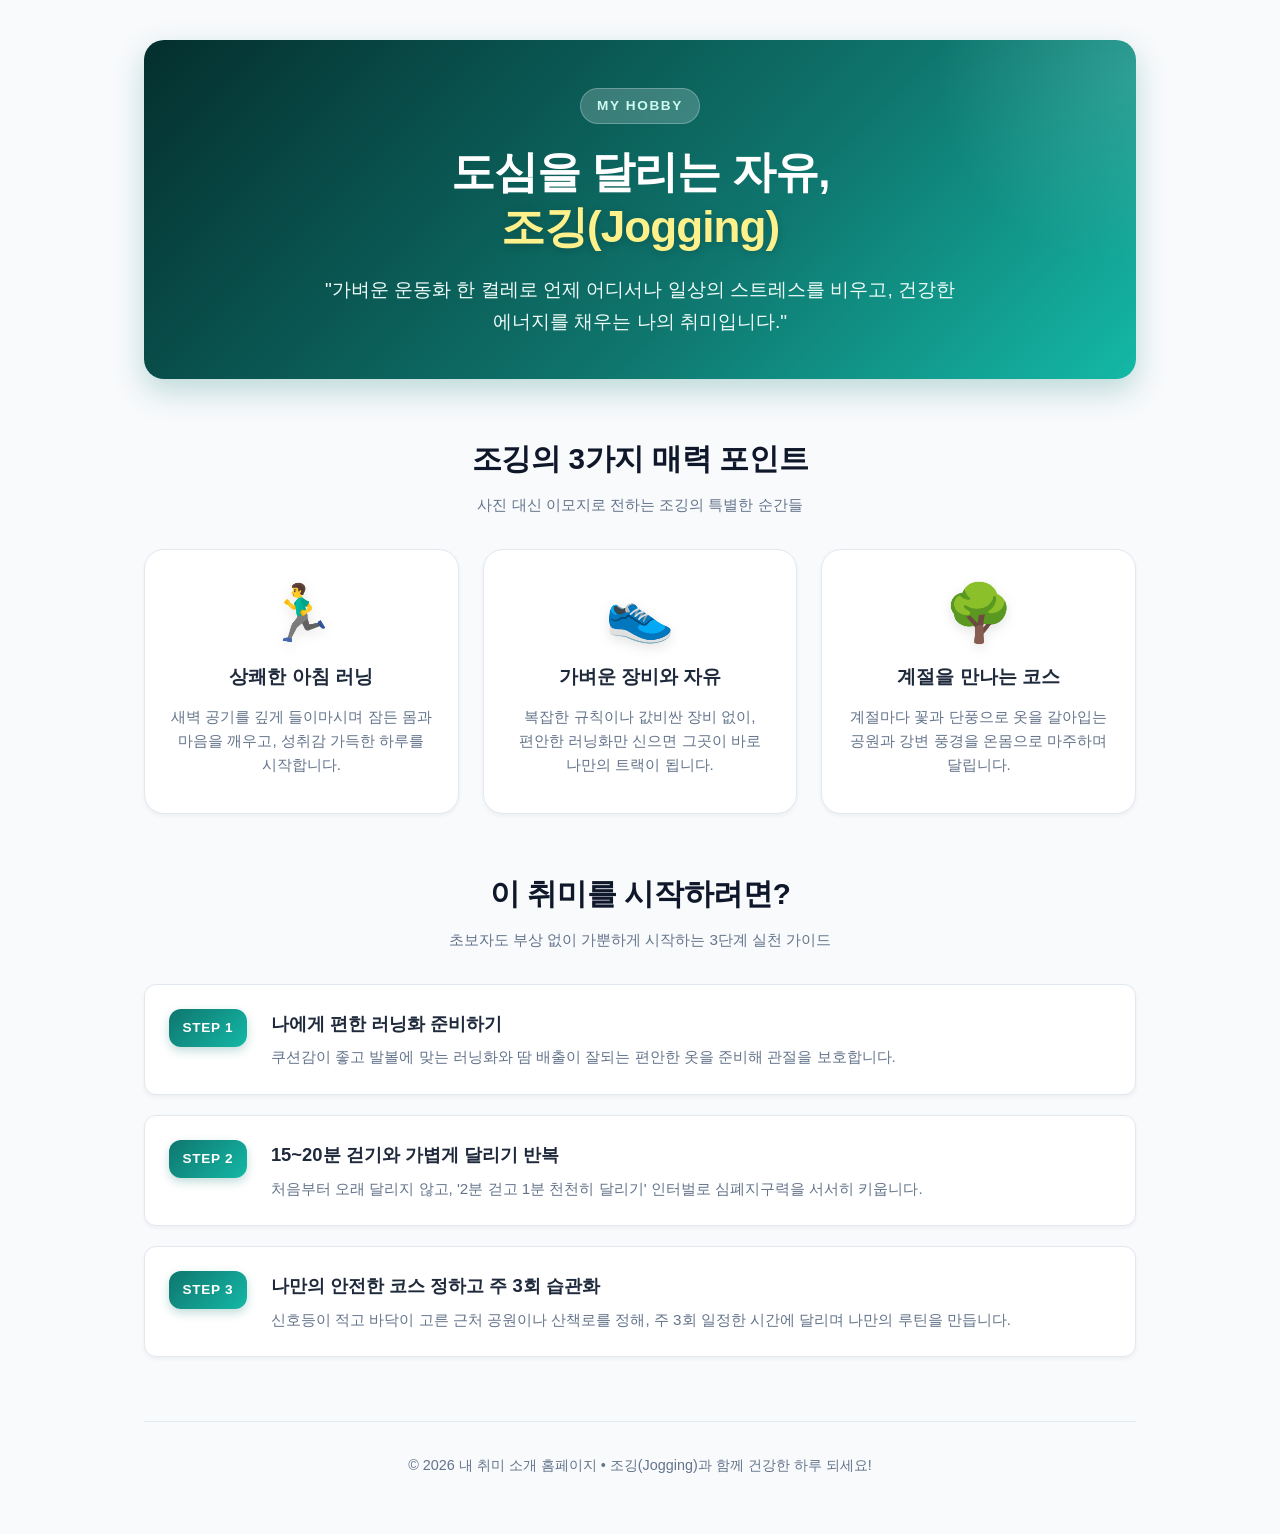
<file: index.html>
<!DOCTYPE html>
<html lang="ko">
<head>
  <meta charset="UTF-8">
  <meta name="viewport" content="width=device-width, initial-scale=1.0">
  <title>내 취미 소개 | 활력 넘치는 일상, 조깅(Jogging)</title>
  <link rel="stylesheet" href="style.css">
</head>
<body>
  <div class="page-wrapper">
    <!-- 헤더 & 한 줄 소개 -->
    <header class="hero-section">
      <span class="badge">MY HOBBY</span>
      <h1 class="hero-title">도심을 달리는 자유,<br><span class="accent-text">조깅(Jogging)</span></h1>
      <p class="hero-intro">
        "가벼운 운동화 한 켤레로 언제 어디서나 일상의 스트레스를 비우고, 건강한 에너지를 채우는 나의 취미입니다."
      </p>
    </header>

    <main class="content-container">
      <!-- 이모지 카드 3장 섹션 -->
      <section class="section emoji-cards-section">
        <h2 class="section-title">조깅의 3가지 매력 포인트</h2>
        <p class="section-desc">사진 대신 이모지로 전하는 조깅의 특별한 순간들</p>
        
        <div class="cards-grid">
          <article class="card">
            <div class="emoji-icon" aria-hidden="true">🏃‍♂️</div>
            <h3 class="card-title">상쾌한 아침 러닝</h3>
            <p class="card-text">
              새벽 공기를 깊게 들이마시며 잠든 몸과 마음을 깨우고, 성취감 가득한 하루를 시작합니다.
            </p>
          </article>

          <article class="card">
            <div class="emoji-icon" aria-hidden="true">👟</div>
            <h3 class="card-title">가벼운 장비와 자유</h3>
            <p class="card-text">
              복잡한 규칙이나 값비싼 장비 없이, 편안한 러닝화만 신으면 그곳이 바로 나만의 트랙이 됩니다.
            </p>
          </article>

          <article class="card">
            <div class="emoji-icon" aria-hidden="true">🌳</div>
            <h3 class="card-title">계절을 만나는 코스</h3>
            <p class="card-text">
              계절마다 꽃과 단풍으로 옷을 갈아입는 공원과 강변 풍경을 온몸으로 마주하며 달립니다.
            </p>
          </article>
        </div>
      </section>

      <!-- 이 취미를 시작하려면 3단계 안내 -->
      <section class="section guide-section">
        <h2 class="section-title">이 취미를 시작하려면?</h2>
        <p class="section-desc">초보자도 부상 없이 가뿐하게 시작하는 3단계 실천 가이드</p>

        <div class="steps-container">
          <div class="step-item">
            <div class="step-badge">STEP 1</div>
            <div class="step-content">
              <h3 class="step-title">나에게 편한 러닝화 준비하기</h3>
              <p class="step-desc">
                쿠션감이 좋고 발볼에 맞는 러닝화와 땀 배출이 잘되는 편안한 옷을 준비해 관절을 보호합니다.
              </p>
            </div>
          </div>

          <div class="step-item">
            <div class="step-badge">STEP 2</div>
            <div class="step-content">
              <h3 class="step-title">15~20분 걷기와 가볍게 달리기 반복</h3>
              <p class="step-desc">
                처음부터 오래 달리지 않고, '2분 걷고 1분 천천히 달리기' 인터벌로 심폐지구력을 서서히 키웁니다.
              </p>
            </div>
          </div>

          <div class="step-item">
            <div class="step-badge">STEP 3</div>
            <div class="step-content">
              <h3 class="step-title">나만의 안전한 코스 정하고 주 3회 습관화</h3>
              <p class="step-desc">
                신호등이 적고 바닥이 고른 근처 공원이나 산책로를 정해, 주 3회 일정한 시간에 달리며 나만의 루틴을 만듭니다.
              </p>
            </div>
          </div>
        </div>
      </section>
    </main>

    <!-- 푸터 -->
    <footer class="footer">
      <p>© 2026 내 취미 소개 홈페이지 • 조깅(Jogging)과 함께 건강한 하루 되세요!</p>
    </footer>
  </div>
</body>
</html>
</file>
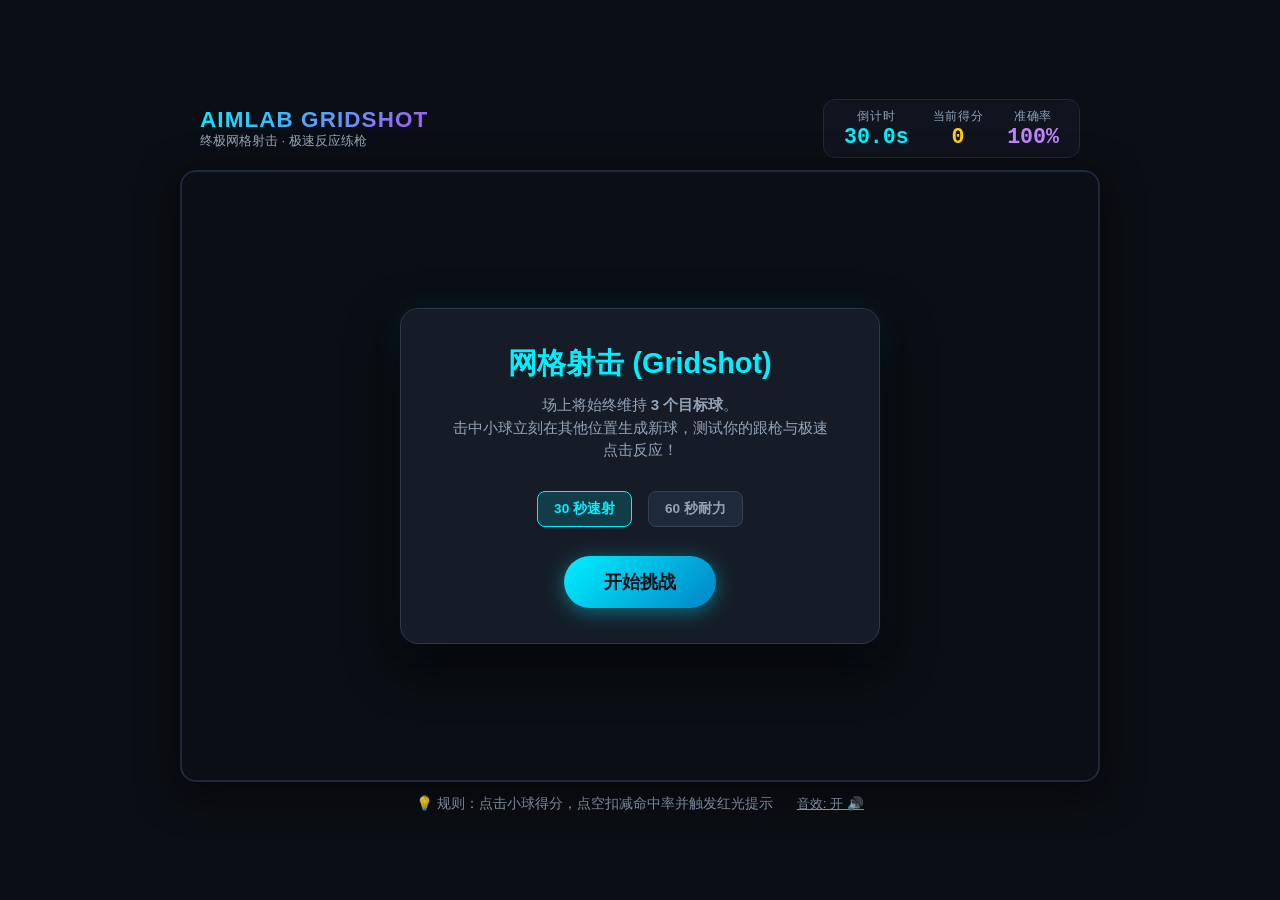
<file: gridshot.html>
<!DOCTYPE html>
<html lang="zh-CN">
<head>
  <meta charset="UTF-8">
  <meta name="viewport" content="width=device-width, initial-scale=1.0, user-scalable=no">
  <title>AimLab 极速网格射击 (Gridshot Mini)</title>
  <style>
    /* 全局重置与赛博/电竞暗色风格 */
    *, *::before, *::after {
      box-sizing: border-box;
      margin: 0;
      padding: 0;
      user-select: none;
    }

    :root {
      --bg-color: #0b0e14;
      --arena-bg: #111722;
      --arena-border: #1e293b;
      --primary-cyan: #00f0ff;
      --primary-cyan-glow: rgba(0, 240, 255, 0.4);
      --accent-purple: #a855f7;
      --danger-red: #ef4444;
      --text-main: #f8fafc;
      --text-dim: #94a3b8;
    }

    body {
      background-color: var(--bg-color);
      color: var(--text-main);
      font-family: -apple-system, BlinkMacSystemFont, "Segoe UI", Roboto, "PingFang SC", "Microsoft YaHei", sans-serif;
      min-height: 100vh;
      display: flex;
      flex-direction: column;
      align-items: center;
      justify-content: center;
      overflow: hidden;
    }

    /* 顶部导航与数据仪表盘 */
    .header {
      width: 100%;
      max-width: 920px;
      padding: 0.75rem 1.25rem;
      display: flex;
      justify-content: space-between;
      align-items: center;
    }

    .title-group h1 {
      font-size: 1.4rem;
      font-weight: 800;
      letter-spacing: 0.05em;
      background: linear-gradient(135deg, #00f0ff, #a855f7);
      -webkit-background-clip: text;
      -webkit-text-fill-color: transparent;
    }

    .title-group p {
      font-size: 0.8rem;
      color: var(--text-dim);
    }

    .dashboard {
      display: flex;
      gap: 1.5rem;
      background: rgba(17, 23, 34, 0.8);
      border: 1px solid var(--arena-border);
      padding: 0.5rem 1.25rem;
      border-radius: 12px;
      backdrop-filter: blur(8px);
    }

    .stat-item {
      text-align: center;
    }

    .stat-label {
      font-size: 0.75rem;
      color: var(--text-dim);
      text-transform: uppercase;
      letter-spacing: 0.05em;
    }

    .stat-val {
      font-size: 1.35rem;
      font-weight: 800;
      font-family: "Courier New", Courier, monospace;
    }

    .stat-val.cyan { color: var(--primary-cyan); }
    .stat-val.purple { color: #c084fc; }
    .stat-val.yellow { color: #facc15; }

    /* 射击靶场区域 (Arena) */
    .arena-container {
      position: relative;
      width: 90vw;
      max-width: 920px;
      height: 68vh;
      min-height: 460px;
      background-color: var(--arena-bg);
      border: 2px solid var(--arena-border);
      border-radius: 16px;
      overflow: hidden;
      box-shadow: 0 10px 40px rgba(0, 0, 0, 0.6), inset 0 0 100px rgba(0, 240, 255, 0.03);
      cursor: crosshair;
    }

    /* 网格背景效果 */
    .arena-container::before {
      content: "";
      position: absolute;
      inset: 0;
      background-image: 
        linear-gradient(to right, rgba(255, 255, 255, 0.03) 1px, transparent 1px),
        linear-gradient(to bottom, rgba(255, 255, 255, 0.03) 1px, transparent 1px);
      background-size: 40px 40px;
      pointer-events: none;
    }

    /* 空枪闪烁惩罚 */
    .arena-container.miss-flash {
      animation: missFlash 0.15s ease-out;
    }

    @keyframes missFlash {
      0% { box-shadow: inset 0 0 40px rgba(239, 68, 68, 0.5); }
      100% { box-shadow: inset 0 0 100px rgba(0, 240, 255, 0.03); }
    }

    /* 小球靶子样式 */
    .target-ball {
      position: absolute;
      border-radius: 50%;
      cursor: crosshair;
      transform: translate(-50%, -50%) scale(0);
      background: radial-gradient(circle at 35% 35%, #ffffff 0%, #00f0ff 40%, #0284c7 90%);
      box-shadow: 0 0 20px var(--primary-cyan-glow), inset 0 0 8px rgba(255, 255, 255, 0.6);
      transition: transform 0.1s cubic-bezier(0.175, 0.885, 0.32, 1.275);
      animation: spawnAnim 0.18s cubic-bezier(0.175, 0.885, 0.32, 1.275) forwards;
    }

    @keyframes spawnAnim {
      0% { transform: translate(-50%, -50%) scale(0); }
      100% { transform: translate(-50%, -50%) scale(1); }
    }

    /* 击中小球消失特效 */
    .target-ball.hit {
      animation: hitAnim 0.12s ease-out forwards;
      pointer-events: none;
    }

    @keyframes hitAnim {
      0% { transform: translate(-50%, -50%) scale(1); opacity: 1; filter: brightness(2); }
      100% { transform: translate(-50%, -50%) scale(1.4); opacity: 0; }
    }

    /* 击中粒子飞溅 */
    .hit-particle {
      position: absolute;
      border-radius: 50%;
      pointer-events: none;
      background: var(--primary-cyan);
      box-shadow: 0 0 6px var(--primary-cyan);
    }

    /* 悬浮计分漂浮字 (+100) */
    .score-popup {
      position: absolute;
      transform: translate(-50%, -50%);
      color: #38bdf8;
      font-size: 1.1rem;
      font-weight: 800;
      pointer-events: none;
      animation: popupFloat 0.5s ease-out forwards;
    }

    @keyframes popupFloat {
      0% { opacity: 1; transform: translate(-50%, -50%) scale(1); }
      100% { opacity: 0; transform: translate(-50%, -90px) scale(1.2); }
    }

    /* 覆盖层：开始界面与结算界面 */
    .overlay {
      position: absolute;
      inset: 0;
      background: rgba(11, 14, 20, 0.88);
      backdrop-filter: blur(10px);
      display: flex;
      flex-direction: column;
      align-items: center;
      justify-content: center;
      z-index: 20;
      padding: 1.5rem;
      text-align: center;
    }

    .overlay.hidden {
      display: none;
    }

    .modal-card {
      background: #151c28;
      border: 1px solid #2d3748;
      border-radius: 18px;
      padding: 2.2rem 2.8rem;
      max-width: 480px;
      width: 100%;
      box-shadow: 0 20px 50px rgba(0, 0, 0, 0.8), 0 0 30px rgba(0, 240, 255, 0.1);
    }

    .modal-title {
      font-size: 1.8rem;
      font-weight: 800;
      margin-bottom: 0.6rem;
      color: var(--primary-cyan);
    }

    .modal-subtitle {
      color: var(--text-dim);
      font-size: 0.95rem;
      margin-bottom: 1.8rem;
      line-height: 1.5;
    }

    /* 选项组（时长、靶子大小） */
    .options-row {
      display: flex;
      justify-content: center;
      gap: 1rem;
      margin-bottom: 1.8rem;
    }

    .opt-btn {
      background: #1e293b;
      color: #94a3b8;
      border: 1px solid #334155;
      padding: 0.5rem 1rem;
      border-radius: 8px;
      font-size: 0.85rem;
      cursor: pointer;
      font-weight: 600;
      transition: all 0.2s ease;
    }

    .opt-btn.active {
      background: rgba(0, 240, 255, 0.15);
      color: var(--primary-cyan);
      border-color: var(--primary-cyan);
    }

    .start-btn {
      background: linear-gradient(135deg, #00f0ff, #0284c7);
      color: #0b0e14;
      font-size: 1.15rem;
      font-weight: 800;
      border: none;
      padding: 0.85rem 2.5rem;
      border-radius: 9999px;
      cursor: pointer;
      box-shadow: 0 4px 20px rgba(0, 240, 255, 0.4);
      transition: transform 0.15s ease, box-shadow 0.15s ease;
    }

    .start-btn:hover {
      transform: scale(1.05);
      box-shadow: 0 6px 28px rgba(0, 240, 255, 0.6);
    }

    /* 结算结果统计网格 */
    .result-grid {
      display: grid;
      grid-template-columns: repeat(2, 1fr);
      gap: 1rem;
      margin-bottom: 1.8rem;
    }

    .result-item {
      background: #1e293b;
      padding: 0.9rem;
      border-radius: 10px;
      border: 1px solid #334155;
    }

    .result-label {
      font-size: 0.8rem;
      color: var(--text-dim);
      margin-bottom: 0.2rem;
    }

    .result-val {
      font-size: 1.5rem;
      font-weight: 800;
      color: #ffffff;
      font-family: monospace;
    }

    /* 底部提示与静音按钮 */
    .footer-bar {
      margin-top: 0.8rem;
      display: flex;
      gap: 1.5rem;
      font-size: 0.85rem;
      color: var(--text-dim);
    }

    .toggle-sound-btn {
      background: none;
      border: none;
      color: var(--text-dim);
      cursor: pointer;
      text-decoration: underline;
    }
  </style>
</head>
<body>

  <!-- 顶部状态栏 -->
  <header class="header">
    <div class="title-group">
      <h1>AIMLAB GRIDSHOT</h1>
      <p>终极网格射击 · 极速反应练枪</p>
    </div>

    <div class="dashboard">
      <div class="stat-item">
        <div class="stat-label">倒计时</div>
        <div class="stat-val cyan" id="timeDisplay">30.0s</div>
      </div>
      <div class="stat-item">
        <div class="stat-label">当前得分</div>
        <div class="stat-val yellow" id="scoreDisplay">0</div>
      </div>
      <div class="stat-item">
        <div class="stat-label">准确率</div>
        <div class="stat-val purple" id="accDisplay">100%</div>
      </div>
    </div>
  </header>

  <!-- 射击靶场 -->
  <main class="arena-container" id="arena">
    <!-- 开始游戏覆盖层 -->
    <div class="overlay" id="startModal">
      <div class="modal-card">
        <h2 class="modal-title">网格射击 (Gridshot)</h2>
        <p class="modal-subtitle">
          场上将始终维持 <strong>3 个目标球</strong>。<br>
          击中小球立刻在其他位置生成新球，测试你的跟枪与极速点击反应！
        </p>

        <!-- 时长选择 -->
        <div class="options-row">
          <button class="opt-btn active" data-time="30">30 秒速射</button>
          <button class="opt-btn" data-time="60">60 秒耐力</button>
        </div>

        <button class="start-btn" id="startBtn">开始挑战</button>
      </div>
    </div>

    <!-- 游戏结束结算层 -->
    <div class="overlay hidden" id="endModal">
      <div class="modal-card">
        <h2 class="modal-title" style="color: #facc15;">挑战完成!</h2>
        <p class="modal-subtitle">本次测试最终数据统计报告</p>

        <div class="result-grid">
          <div class="result-item">
            <div class="result-label">最终得分</div>
            <div class="result-val" id="resScore" style="color:#00f0ff;">0</div>
          </div>
          <div class="result-item">
            <div class="result-label">射击准确率</div>
            <div class="result-val" id="resAcc" style="color:#a855f7;">0%</div>
          </div>
          <div class="result-item">
            <div class="result-label">击中目标数</div>
            <div class="result-val" id="resHits">0</div>
          </div>
          <div class="result-item">
            <div class="result-label">平均击速 (TPS)</div>
            <div class="result-val" id="resSpeed">0.0</div>
          </div>
        </div>

        <button class="start-btn" id="restartBtn">再来一局</button>
      </div>
    </div>
  </main>

  <!-- 底部快捷功能 -->
  <footer class="footer-bar">
    <span>💡 规则：点击小球得分，点空扣减命中率并触发红光提示</span>
    <button class="toggle-sound-btn" id="soundToggle">音效: 开 🔊</button>
  </footer>

  <script>
    /* ========================================================
       AimLab GridShot 核心逻辑脚本
       纯原生 JS，零外部包，集成 Web Audio API 自主合成音效
    ======================================================== */

    // DOM 元素引用
    const arena = document.getElementById('arena');
    const timeDisplay = document.getElementById('timeDisplay');
    const scoreDisplay = document.getElementById('scoreDisplay');
    const accDisplay = document.getElementById('accDisplay');
    const startModal = document.getElementById('startModal');
    const endModal = document.getElementById('endModal');
    const startBtn = document.getElementById('startBtn');
    const restartBtn = document.getElementById('restartBtn');
    const soundToggle = document.getElementById('soundToggle');

    // 游戏配置与状态
    const BALL_COUNT = 3;           // 场上永远同时存在3个球 (标准 Aimlab Gridshot 规格)
    let ballRadius = 38;            // 小球半径 (px)
    let totalGameTime = 30;         // 默认总时长 (秒)
    let remainingTime = 30;
    let isPlaying = false;
    let timerInterval = null;
    let soundEnabled = true;

    // 统计指标
    let score = 0;
    let hits = 0;
    let totalClicks = 0;
    let activeBalls = [];

    // Web Audio API 合成音效系统（无外部音频文件，离线自给自足）
    let audioCtx = null;
    function initAudio() {
      if (!audioCtx) {
        audioCtx = new (window.AudioContext || window.webkitAudioContext)();
      }
      if (audioCtx.state === 'suspended') {
        audioCtx.resume();
      }
    }

    // 播放击中音效 (脆爽高频 Pop 滴音)
    function playHitSound() {
      if (!soundEnabled || !audioCtx) return;
      try {
        const osc = audioCtx.createOscillator();
        const gain = audioCtx.createGain();
        osc.type = 'triangle';
        // 频率瞬降模拟击打清脆感 (880Hz -> 440Hz)
        osc.frequency.setValueAtTime(880, audioCtx.currentTime);
        osc.frequency.exponentialRampToValueAtTime(320, audioCtx.currentTime + 0.08);

        gain.gain.setValueAtTime(0.25, audioCtx.currentTime);
        gain.gain.exponentialRampToValueAtTime(0.001, audioCtx.currentTime + 0.08);

        osc.connect(gain);
        gain.connect(audioCtx.destination);
        osc.start();
        osc.stop(audioCtx.currentTime + 0.08);
      } catch (e) {}
    }

    // 播放空枪/失误音效 (低沉顿击音)
    function playMissSound() {
      if (!soundEnabled || !audioCtx) return;
      try {
        const osc = audioCtx.createOscillator();
        const gain = audioCtx.createGain();
        osc.type = 'sawtooth';
        osc.frequency.setValueAtTime(160, audioCtx.currentTime);
        osc.frequency.exponentialRampToValueAtTime(80, audioCtx.currentTime + 0.1);

        gain.gain.setValueAtTime(0.18, audioCtx.currentTime);
        gain.gain.exponentialRampToValueAtTime(0.001, audioCtx.currentTime + 0.1);

        osc.connect(gain);
        gain.connect(audioCtx.destination);
        osc.start();
        osc.stop(audioCtx.currentTime + 0.1);
      } catch (e) {}
    }

    // 播放游戏结束提示音
    function playEndSound() {
      if (!soundEnabled || !audioCtx) return;
      try {
        const notes = [440, 554, 659, 880];
        notes.forEach((freq, idx) => {
          const osc = audioCtx.createOscillator();
          const gain = audioCtx.createGain();
          osc.type = 'sine';
          osc.frequency.setValueAtTime(freq, audioCtx.currentTime + idx * 0.09);
          gain.gain.setValueAtTime(0.2, audioCtx.currentTime + idx * 0.09);
          gain.gain.exponentialRampToValueAtTime(0.001, audioCtx.currentTime + idx * 0.09 + 0.18);
          osc.connect(gain);
          gain.connect(audioCtx.destination);
          osc.start(audioCtx.currentTime + idx * 0.09);
          osc.stop(audioCtx.currentTime + idx * 0.09 + 0.18);
        });
      } catch (e) {}
    }

    // 更新 HUD 界面
    function updateHUD() {
      timeDisplay.textContent = Math.max(0, remainingTime).toFixed(1) + 's';
      scoreDisplay.textContent = score;
      const acc = totalClicks === 0 ? 100 : Math.round((hits / totalClicks) * 100);
      accDisplay.textContent = acc + '%';
    }

    // 检查两个圆是否碰撞重叠
    function isOverlapping(x, y, list, minDistance) {
      for (const item of list) {
        const dx = x - item.x;
        const dy = y - item.y;
        if (Math.hypot(dx, dy) < minDistance) {
          return true;
        }
      }
      return false;
    }

    // 生成随机小球坐标（确保不互相重叠且在视野安全区内）
    function getSafeRandomCoord() {
      const arenaWidth = arena.clientWidth;
      const arenaHeight = arena.clientHeight;
      const margin = ballRadius + 30; // 边距留白
      const minDistance = ballRadius * 2.5;

      let maxTries = 100;
      let x, y;
      do {
        x = margin + Math.random() * (arenaWidth - margin * 2);
        y = margin + Math.random() * (arenaHeight - margin * 2);
        maxTries--;
      } while (isOverlapping(x, y, activeBalls, minDistance) && maxTries > 0);

      return { x, y };
    }

    // 创建并生成一个新靶球
    function spawnBall() {
      if (!isPlaying) return;

      const { x, y } = getSafeRandomCoord();
      const ball = document.createElement('div');
      ball.className = 'target-ball';
      ball.style.width = (ballRadius * 2) + 'px';
      ball.style.height = (ballRadius * 2) + 'px';
      ball.style.left = x + 'px';
      ball.style.top = y + 'px';

      const ballObj = { el: ball, x, y };
      activeBalls.push(ballObj);

      // 小球点击事件 (击中)
      ball.addEventListener('pointerdown', (e) => {
        e.stopPropagation(); // 阻止冒泡到 arena 避免计为空枪
        if (!isPlaying) return;
        handleHit(ballObj, e.clientX, e.clientY);
      });

      arena.appendChild(ball);
    }

    // 击中处理
    function handleHit(ballObj, clientX, clientY) {
      hits++;
      totalClicks++;
      score += 100;
      playHitSound();

      // 从激活列表中移除
      const index = activeBalls.indexOf(ballObj);
      if (index !== -1) {
        activeBalls.splice(index, 1);
      }

      // 击碎动效
      ballObj.el.classList.add('hit');
      setTimeout(() => {
        if (ballObj.el.parentElement) {
          ballObj.el.remove();
        }
      }, 120);

      // 产生飞溅粒子与飘字
      createHitParticles(ballObj.x, ballObj.y);
      showScorePopup(ballObj.x, ballObj.y, '+100');

      updateHUD();

      // Gridshot 核心机制：立即补齐 1 个新球保持场上始终有 3 个球
      spawnBall();
    }

    // 产生击中微光粒子
    function createHitParticles(x, y) {
      const particleCount = 8;
      for (let i = 0; i < particleCount; i++) {
        const p = document.createElement('div');
        p.className = 'hit-particle';
        const size = 4 + Math.random() * 4;
        p.style.width = size + 'px';
        p.style.height = size + 'px';
        p.style.left = x + 'px';
        p.style.top = y + 'px';

        const angle = (Math.PI * 2 / particleCount) * i + Math.random() * 0.5;
        const velocity = 35 + Math.random() * 45;
        const tx = Math.cos(angle) * velocity;
        const ty = Math.sin(angle) * velocity;

        p.animate([
          { transform: 'translate(-50%, -50%)', opacity: 1 },
          { transform: `translate(calc(-50% + ${tx}px), calc(-50% + ${ty}px))`, opacity: 0 }
        ], {
          duration: 350,
          easing: 'ease-out'
        }).onfinish = () => p.remove();

        arena.appendChild(p);
      }
    }

    // 飘字提示
    function showScorePopup(x, y, text) {
      const popup = document.createElement('div');
      popup.className = 'score-popup';
      popup.textContent = text;
      popup.style.left = x + 'px';
      popup.style.top = y + 'px';
      arena.appendChild(popup);
      setTimeout(() => popup.remove(), 500);
    }

    // 射击场地点击（点空/脱靶事件）
    arena.addEventListener('pointerdown', (e) => {
      // 如果点在小球或弹窗上不触发
      if (!isPlaying || e.target.classList.contains('target-ball')) return;

      totalClicks++;
      playMissSound();

      // 空枪红光闪烁
      arena.classList.remove('miss-flash');
      void arena.offsetWidth; // 触发 reflow
      arena.classList.add('miss-flash');

      updateHUD();
    });

    // 开始游戏
    function startGame() {
      initAudio();
      isPlaying = true;
      score = 0;
      hits = 0;
      totalClicks = 0;
      remainingTime = totalGameTime;
      activeBalls = [];

      // 清理残留小球
      const existingBalls = arena.querySelectorAll('.target-ball, .hit-particle, .score-popup');
      existingBalls.forEach(b => b.remove());

      startModal.classList.add('hidden');
      endModal.classList.add('hidden');
      updateHUD();

      // 立即生成 3 个小球
      for (let i = 0; i < BALL_COUNT; i++) {
        spawnBall();
      }

      // 启动高精度计时器
      const startTime = performance.now();
      timerInterval = setInterval(() => {
        const elapsed = (performance.now() - startTime) / 1000;
        remainingTime = totalGameTime - elapsed;

        if (remainingTime <= 0) {
          endGame();
        } else {
          updateHUD();
        }
      }, 50);
    }

    // 结束游戏并显示结算统计
    function endGame() {
      isPlaying = false;
      clearInterval(timerInterval);
      remainingTime = 0;
      updateHUD();
      playEndSound();

      // 清除小球
      const existingBalls = arena.querySelectorAll('.target-ball');
      existingBalls.forEach(b => b.remove());
      activeBalls = [];

      // 计算最终指标
      const finalAcc = totalClicks === 0 ? 0 : Math.round((hits / totalClicks) * 100);
      const tps = (hits / totalGameTime).toFixed(2);

      document.getElementById('resScore').textContent = score;
      document.getElementById('resAcc').textContent = finalAcc + '%';
      document.getElementById('resHits').textContent = hits;
      document.getElementById('resSpeed').textContent = tps + ' 次/秒';

      endModal.classList.remove('hidden');
    }

    // 时长选择按钮切换
    document.querySelectorAll('[data-time]').forEach(btn => {
      btn.addEventListener('click', (e) => {
        document.querySelectorAll('[data-time]').forEach(b => b.classList.remove('active'));
        btn.classList.add('active');
        totalGameTime = parseInt(btn.getAttribute('data-time'), 10);
        remainingTime = totalGameTime;
        updateHUD();
      });
    });

    // 音效开关切换
    soundToggle.addEventListener('click', () => {
      soundEnabled = !soundEnabled;
      soundToggle.textContent = soundEnabled ? '音效: 开 🔊' : '音效: 关 🔇';
    });

    // 事件绑定
    startBtn.addEventListener('click', startGame);
    restartBtn.addEventListener('click', startGame);

    // 窗口尺寸发生变化时，小球动态限制在边界内
    window.addEventListener('resize', () => {
      if (!isPlaying) return;
      activeBalls.forEach(ballObj => {
        const { x, y } = getSafeRandomCoord();
        ballObj.x = x;
        ballObj.y = y;
        ballObj.el.style.left = x + 'px';
        ballObj.el.style.top = y + 'px';
      });
    });
  </script>
</body>
</html>
</file>
<file: style.css>
/* ===================================================
   내 취미 소개 홈페이지 (조깅 / Jogging)
   설치 없이 바로 더블클릭해서 열 수 있는 순수 CSS
   모바일 / PC 완벽 반응형 디자인
=================================================== */

/* 기본 리셋 및 박스 사이징 */
*, *::before, *::after {
  box-sizing: border-box;
  margin: 0;
  padding: 0;
}

:root {
  --primary-color: #0f766e;        /* 산뜻한 청록색 */
  --primary-light: #14b8a6;        /* 밝은 틸 */
  --primary-bg: #f0fdfa;           /* 부드러운 민트 배경 */
  --accent-color: #f97316;         /* 활력 넘치는 오렌지 */
  --accent-light: #ffedd5;
  --text-main: #1e293b;            /* 본문 텍스트 딥 그레이 */
  --text-muted: #64748b;           /* 설명 텍스트 */
  --card-bg: #ffffff;              /* 카드 화이트 */
  --card-border: #e2e8f0;          /* 카드 테두리 */
  --shadow-sm: 0 2px 4px rgba(15, 23, 42, 0.05);
  --shadow-md: 0 8px 24px rgba(15, 23, 42, 0.08);
  --shadow-hover: 0 16px 32px rgba(20, 184, 166, 0.16);
  --radius-lg: 20px;
  --radius-md: 12px;
  --radius-full: 9999px;
}

body {
  font-family: -apple-system, BlinkMacSystemFont, "Apple SD Gothic Neo", "Malgun Gothic", "Segoe UI", Roboto, "Helvetica Neue", sans-serif;
  color: var(--text-main);
  background-color: #f8fafc;
  line-height: 1.65;
  /* 모바일 화면에서 한글 단어가 부자연스럽게 잘리지 않도록 설정 */
  word-break: keep-all;
  overflow-wrap: break-word;
  -webkit-font-smoothing: antialiased;
}

.page-wrapper {
  max-width: 1040px;
  margin: 0 auto;
  padding: 2.5rem 1.5rem 3.5rem;
  min-height: 100vh;
  display: flex;
  flex-direction: column;
}

/* ===================================================
   헤더 & Hero 섹션 (취미 제목 및 한 줄 소개)
=================================================== */
.hero-section {
  text-align: center;
  padding: 3rem 1.5rem 2.5rem;
  background: linear-gradient(135deg, #042f2e 0%, #0f766e 60%, #14b8a6 100%);
  border-radius: var(--radius-lg);
  color: #ffffff;
  box-shadow: 0 12px 30px rgba(15, 118, 110, 0.25);
  position: relative;
  overflow: hidden;
}

.hero-section::before {
  content: "";
  position: absolute;
  top: -50%;
  right: -20%;
  width: 400px;
  height: 400px;
  background: radial-gradient(circle, rgba(255, 255, 255, 0.12) 0%, transparent 70%);
  border-radius: 50%;
  pointer-events: none;
}

.badge {
  display: inline-block;
  background: rgba(255, 255, 255, 0.2);
  backdrop-filter: blur(8px);
  color: #ccfbf1;
  font-size: 0.85rem;
  font-weight: 700;
  letter-spacing: 0.12em;
  padding: 0.35rem 1rem;
  border-radius: var(--radius-full);
  margin-bottom: 1.25rem;
  border: 1px solid rgba(255, 255, 255, 0.25);
}

.hero-title {
  font-size: clamp(1.85rem, 5vw, 2.75rem);
  font-weight: 800;
  line-height: 1.25;
  margin-bottom: 1.25rem;
  letter-spacing: -0.02em;
}

.accent-text {
  color: #fef08a; /* 눈에 띄는 활력의 옐로우 포인트 */
  text-shadow: 0 2px 8px rgba(0, 0, 0, 0.2);
}

.hero-intro {
  font-size: clamp(1rem, 2.5vw, 1.2rem);
  color: #f0fdfa;
  max-width: 680px;
  margin: 0 auto;
  font-weight: 400;
  line-height: 1.7;
}

/* ===================================================
   공통 섹션 스타일
=================================================== */
.content-container {
  flex: 1;
  display: flex;
  flex-direction: column;
  gap: 3.5rem;
  margin-top: 3.5rem;
}

.section-title {
  font-size: clamp(1.4rem, 3.5vw, 1.85rem);
  font-weight: 700;
  color: #0f172a;
  text-align: center;
  margin-bottom: 0.5rem;
  letter-spacing: -0.01em;
}

.section-desc {
  text-align: center;
  color: var(--text-muted);
  font-size: 0.95rem;
  margin-bottom: 2rem;
}

/* ===================================================
   ② 사진 대신 이모지 카드 3장
=================================================== */
.cards-grid {
  display: grid;
  grid-template-columns: repeat(3, 1fr);
  gap: 1.5rem;
}

.card {
  background: var(--card-bg);
  border: 1px solid var(--card-border);
  border-radius: var(--radius-lg);
  padding: 2.2rem 1.5rem;
  text-align: center;
  box-shadow: var(--shadow-sm);
  transition: transform 0.25s ease, box-shadow 0.25s ease, border-color 0.25s ease;
  display: flex;
  flex-direction: column;
  align-items: center;
}

.card:hover {
  transform: translateY(-6px);
  box-shadow: var(--shadow-hover);
  border-color: var(--primary-light);
}

.emoji-icon {
  font-size: 3.5rem;
  line-height: 1;
  margin-bottom: 1.25rem;
  filter: drop-shadow(0 4px 6px rgba(0, 0, 0, 0.1));
  transition: transform 0.25s ease;
}

.card:hover .emoji-icon {
  transform: scale(1.15) rotate(-3deg);
}

.card-title {
  font-size: 1.2rem;
  font-weight: 700;
  color: var(--text-main);
  margin-bottom: 0.75rem;
}

.card-text {
  font-size: 0.95rem;
  color: var(--text-muted);
  line-height: 1.6;
}

/* ===================================================
   ③ "이 취미를 시작하려면" 3단계 안내
=================================================== */
.steps-container {
  display: flex;
  flex-direction: column;
  gap: 1.25rem;
}

.step-item {
  background: var(--card-bg);
  border: 1px solid var(--card-border);
  border-radius: var(--radius-md);
  padding: 1.5rem;
  display: flex;
  align-items: flex-start;
  gap: 1.5rem;
  box-shadow: var(--shadow-sm);
  transition: transform 0.2s ease, border-color 0.2s ease;
}

.step-item:hover {
  border-color: var(--primary-light);
  transform: translateX(4px);
}

.step-badge {
  background: linear-gradient(135deg, var(--primary-color), var(--primary-light));
  color: #ffffff;
  font-weight: 800;
  font-size: 0.85rem;
  letter-spacing: 0.05em;
  padding: 0.5rem 0.85rem;
  border-radius: var(--radius-md);
  white-space: nowrap;
  flex-shrink: 0;
  box-shadow: 0 4px 10px rgba(15, 118, 110, 0.25);
}

.step-content {
  flex: 1;
}

.step-title {
  font-size: 1.15rem;
  font-weight: 700;
  color: var(--text-main);
  margin-bottom: 0.4rem;
}

.step-desc {
  font-size: 0.95rem;
  color: var(--text-muted);
  line-height: 1.6;
}

/* ===================================================
   푸터
=================================================== */
.footer {
  margin-top: 4rem;
  padding-top: 2rem;
  border-top: 1px solid #e2e8f0;
  text-align: center;
  font-size: 0.9rem;
  color: var(--text-muted);
}

/* ===================================================
   반응형 미디어 쿼리 (태블릿 & 모바일 환경 최적화)
   - 모바일 화면에서도 글자 잘림 없도록 여백 및 그리드 조정
=================================================== */
@media (max-width: 768px) {
  .page-wrapper {
    padding: 1.25rem 1rem 2.5rem;
  }

  .hero-section {
    padding: 2.25rem 1.25rem;
    border-radius: var(--radius-md);
  }

  .content-container {
    gap: 2.75rem;
    margin-top: 2.5rem;
  }

  .cards-grid {
    grid-template-columns: 1fr; /* 모바일에서 1열 카드로 자동 전환 */
    gap: 1.25rem;
  }

  .card {
    padding: 1.75rem 1.25rem;
  }

  .step-item {
    flex-direction: column; /* 작은 화면에서는 배지와 내용을 세로로 정렬 */
    gap: 0.75rem;
    padding: 1.25rem;
  }

  .step-badge {
    align-self: flex-start;
  }
}
</file>
